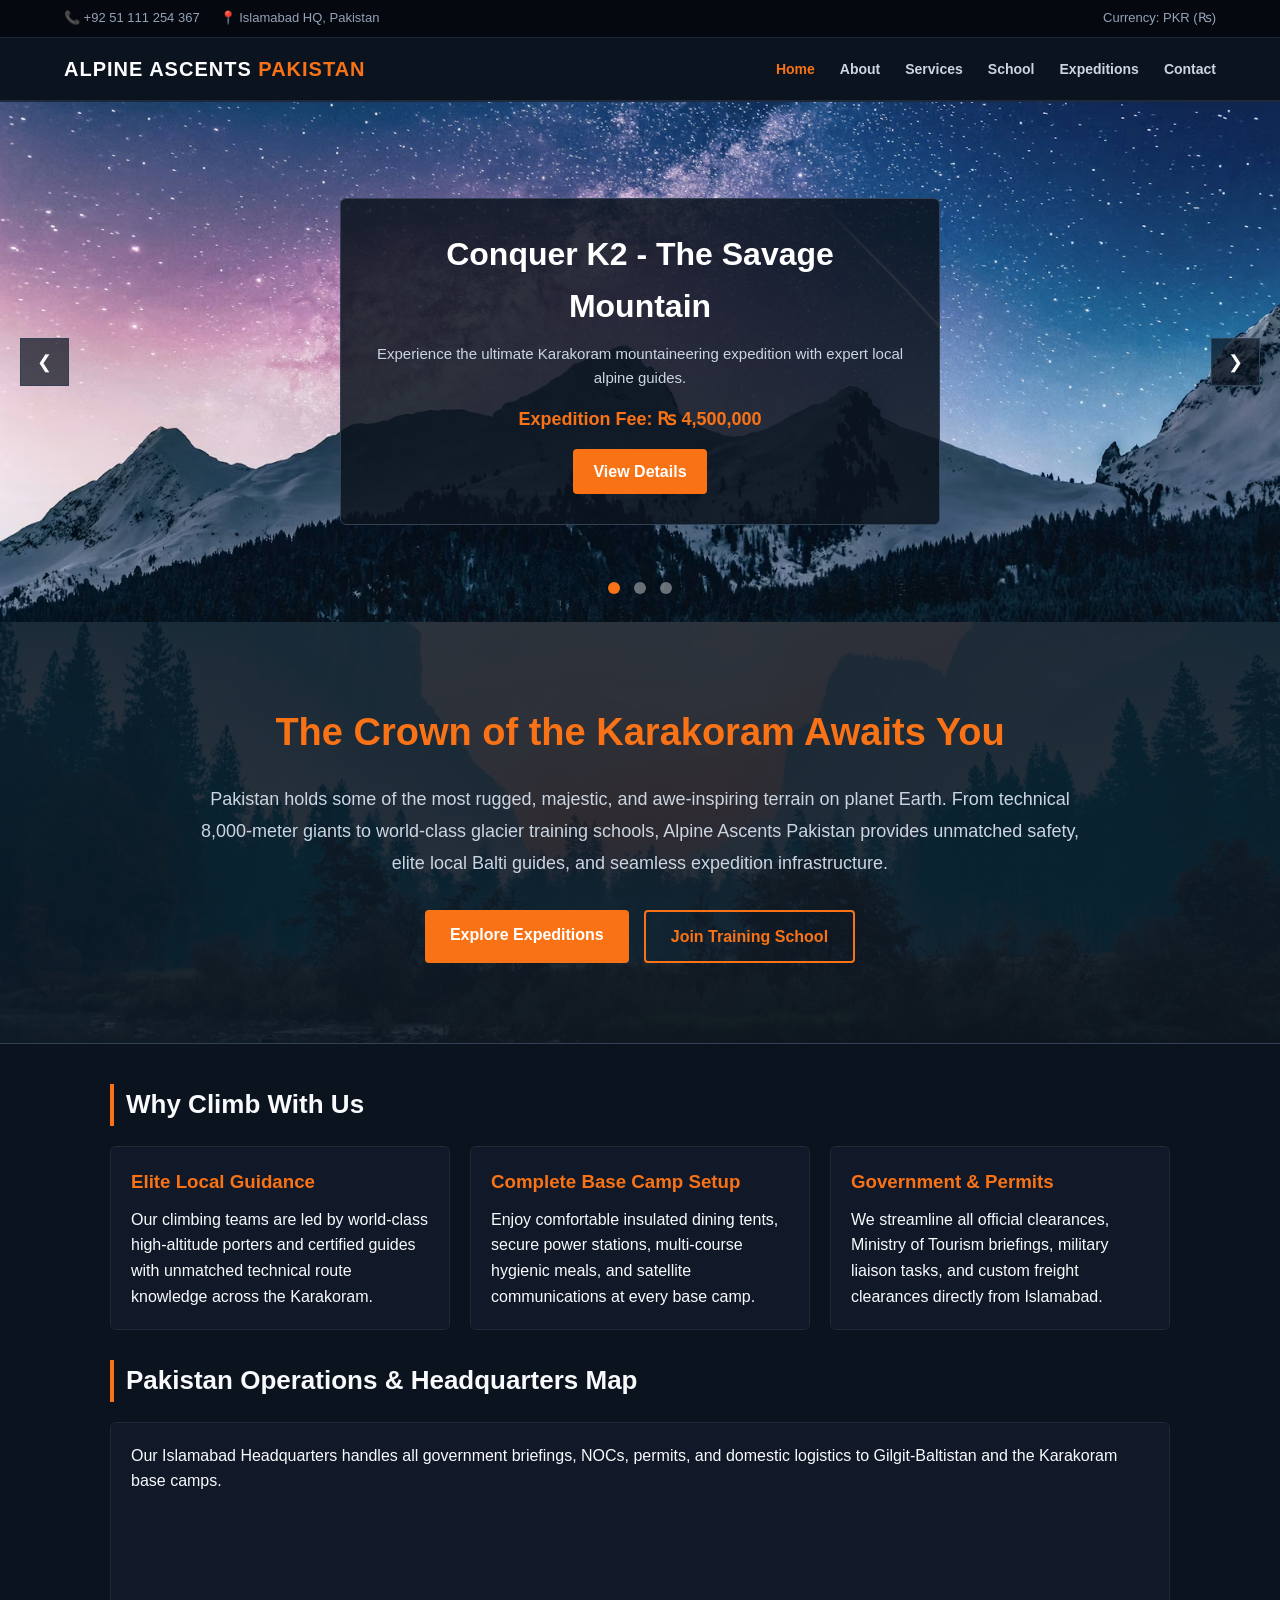
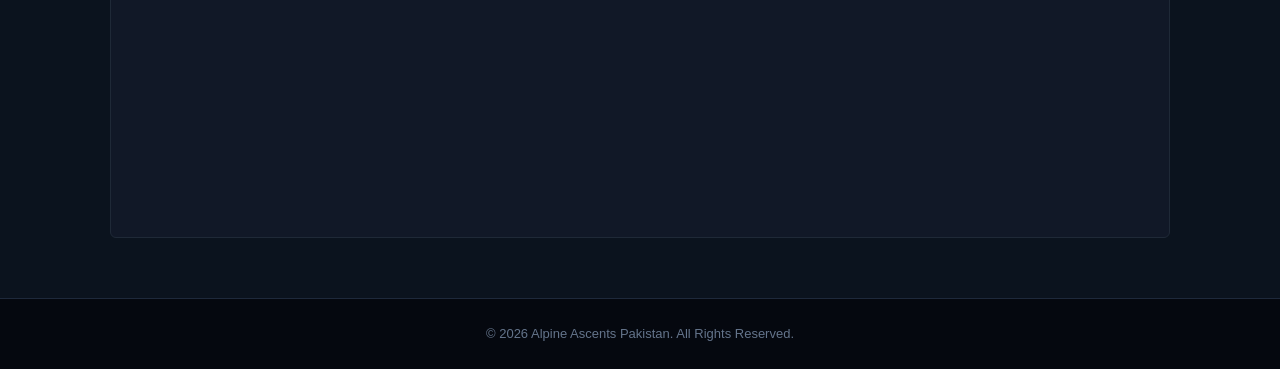
<file: Alpine Ascents/index.html>
<!DOCTYPE html>
<html lang="en">
<head>
    <meta charset="UTF-8">
    <title>Alpine Ascents Pakistan - Home</title>
    <link rel="stylesheet" href="css/style.css">
    <script src="https://code.jquery.com/jquery-3.6.0.min.js"></script>
</head>
<body>

    <div class="top-bar">
        <div><span>📞 +92 51 111 254 367</span><span>📍 Islamabad HQ, Pakistan</span></div>
        <div>Currency: PKR (₨)</div>
    </div>

    <header>
        <div class="logo">Alpine Ascents <span>Pakistan</span></div>
        <nav>
            <ul>
                <li><a href="index.html" class="active">Home</a></li>
                <li><a href="pages/about.html">About</a></li>
                <li><a href="pages/services.html">Services</a></li>
                <li><a href="pages/school.html">School</a></li>
                <li><a href="pages/expidition.html">Expeditions</a></li>
                <li><a href="pages/contact.html">Contact</a></li>
            </ul>
        </nav>
    </header>

    <!--  Carousel  -->
    <div class="carousel-container">
        <div class="carousel-slide active" style="background-image: url('images/photo-1.avif')">
            <div class="carousel-content">
                <h1>Conquer K2 - The Savage Mountain</h1>
                <p>Experience the ultimate Karakoram mountaineering expedition with expert local alpine guides.</p>
                <div class="price">Expedition Fee: ₨ 4,500,000</div>
                <a href="pages/expidition.html" class="btn">View Details</a>
            </div>
        </div>
        <div class="carousel-slide" style="background-image: url('images/photo-2.avif')">
            <div class="carousel-content">
                <h1>Nanga Parbat Ascent</h1>
                <p>Climb the Killer Mountain via the Diamir or Rupal face with elite high-altitude support crews.</p>
                <div class="price">Expedition Fee: ₨ 3,800,000</div>
                <a href="pages/expidition.html" class="btn">View Details</a>
            </div>
        </div>
        <div class="carousel-slide" style="background-image: url('images/photo-3.avif')">
            <div class="carousel-content">
                <h1>Broad Peak 8,051m</h1>
                <p>A premier objective in the Baltoro region ideal for climbers looking to summit their first 8,000m peak.</p>
                <div class="price">Expedition Fee: ₨ 3,200,000</div>
                <a href="pages/expidition.html" class="btn">View Details</a>
            </div>
        </div>

        <button class="carousel-btn prev-btn">&#10094;</button>
        <button class="carousel-btn next-btn">&#10095;</button>
        
        <div class="carousel-dots">
            <span class="dot active" data-slide="0"></span>
            <span class="dot" data-slide="1"></span>
            <span class="dot" data-slide="2"></span>
        </div>
    </div>

    <div class="hero-section" style="position: relative; background: linear-gradient(rgba(11, 19, 30, 0.85), rgba(11, 19, 30, 0.85)), url('images/photo-4.avif') center/cover no-repeat; padding: 80px 20px; text-align: center; color: #fff; border-bottom: 1px solid #334155;">
        <div style="max-width: 900px; margin: 0 auto;">
            <h1 style="font-size: 38px; color: #f97316; margin-bottom: 20px; font-weight: 700;">The Crown of the Karakoram Awaits You</h1>
            <p style="font-size: 18px; color: #cbd5e1; line-height: 1.8; margin-bottom: 30px;">Pakistan holds some of the most rugged, majestic, and awe-inspiring terrain on planet Earth. From technical 8,000-meter giants to world-class glacier training schools, Alpine Ascents Pakistan provides unmatched safety, elite local Balti guides, and seamless expedition infrastructure.</p>
            <div style="display: flex; justify-content: center; gap: 15px; flex-wrap: wrap;">
                <a href="pages/expidition.html" class="btn" style="padding: 12px 25px; font-size: 16px;">Explore Expeditions</a>
                <a href="pages/school.html" class="btn" style="background: transparent; border: 2px solid #f97316; color: #f97316; padding: 12px 25px; font-size: 16px;">Join Training School</a>
            </div>
        </div>
    </div>

    <div class="container">
        <h2 class="section-title">Why Climb With Us</h2>
        <div class="grid" style="margin-bottom: 30px;">
            <div class="card">
                <h3>Elite Local Guidance</h3>
                <p>Our climbing teams are led by world-class high-altitude porters and certified guides with unmatched technical route knowledge across the Karakoram.</p>
            </div>
            <div class="card">
                <h3>Complete Base Camp Setup</h3>
                <p>Enjoy comfortable insulated dining tents, secure power stations, multi-course hygienic meals, and satellite communications at every base camp.</p>
            </div>
            <div class="card">
                <h3>Government & Permits</h3>
                <p>We streamline all official clearances, Ministry of Tourism briefings, military liaison tasks, and custom freight clearances directly from Islamabad.</p>
            </div>
        </div>

        <!-- Headquarters Map Section -->
        <h2 class="section-title">Pakistan Operations & Headquarters Map</h2>
        <div class="card">
            <p>Our Islamabad Headquarters handles all government briefings, NOCs, permits, and domestic logistics to Gilgit-Baltistan and the Karakoram base camps.</p>
            <div style="margin-top: 15px;">
                <iframe width="100%" height="300" frameborder="0" scrolling="no" marginheight="0" marginwidth="0" src="https://maps.google.com/maps?q=Islamabad,%20Pakistan&t=&z=11&ie=UTF8&iwloc=&output=embed" style="border:0; border-radius: 4px;"></iframe>
            </div>
        </div>
    </div>

    <footer>
        <p>&copy; 2026 Alpine Ascents Pakistan. All Rights Reserved.</p>
    </footer>

    <script src="js/script.js"></script>
</body>
</html>
</file>
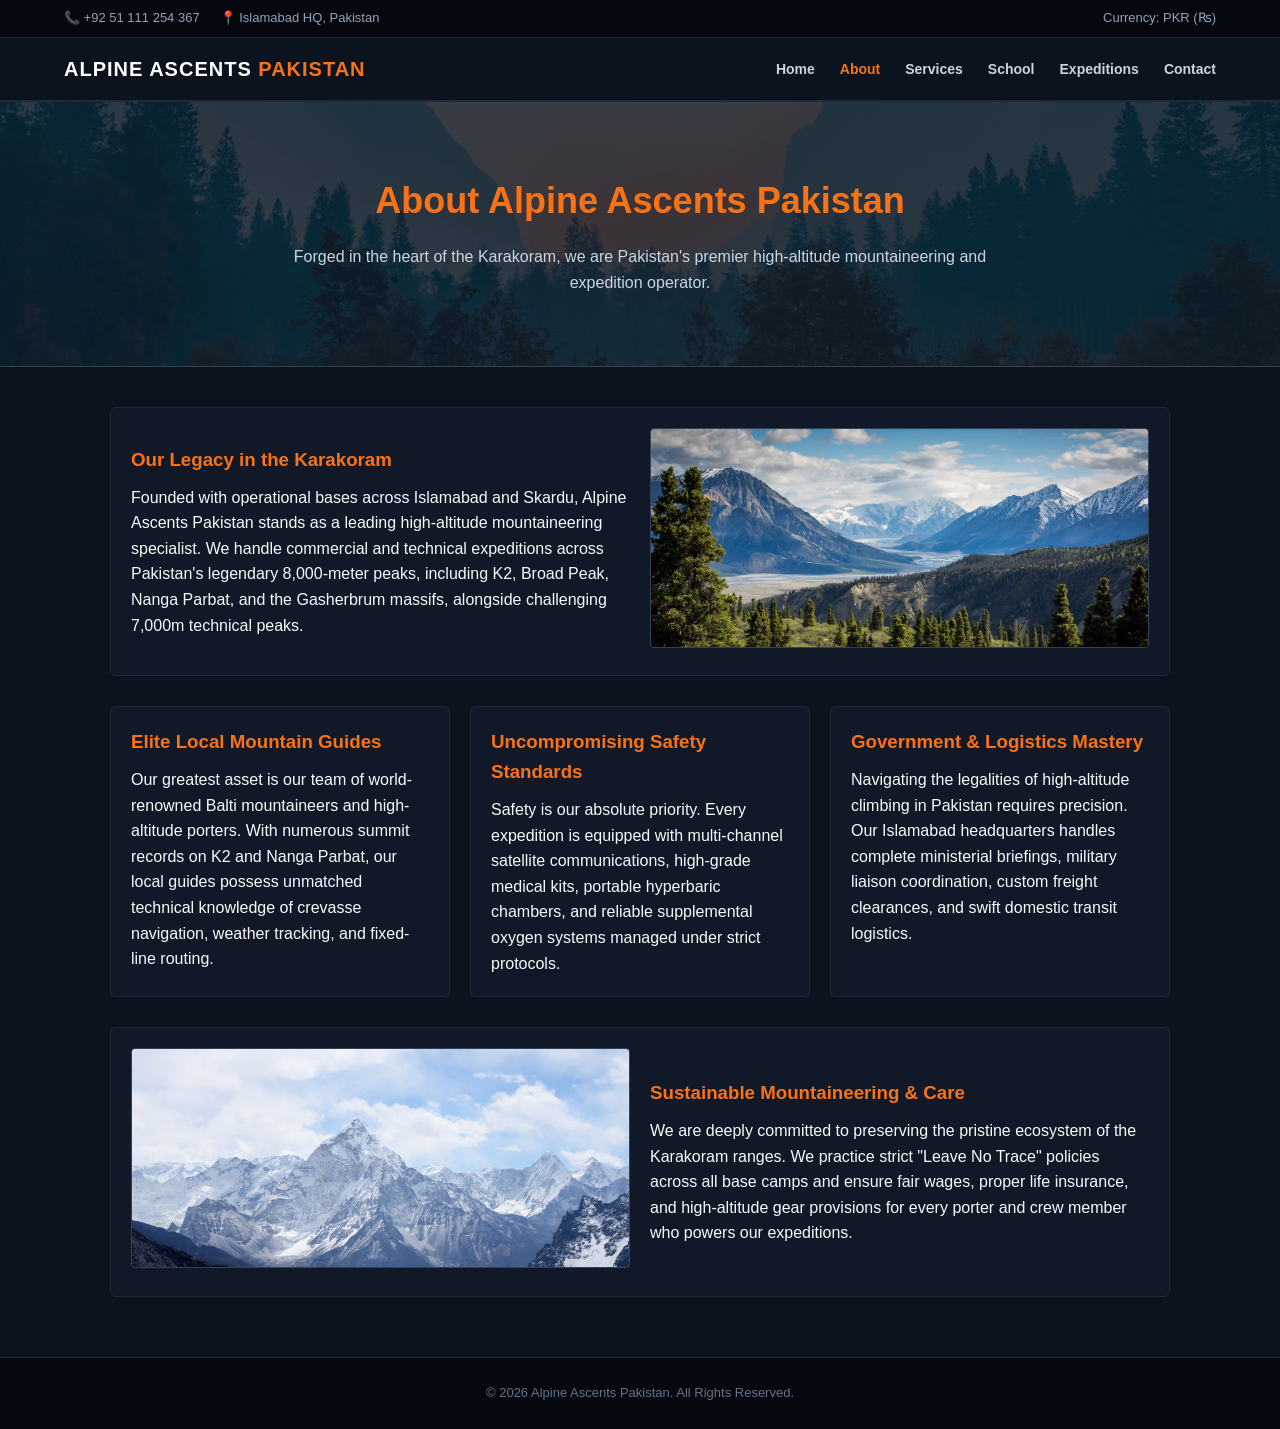
<file: Alpine Ascents/pages/about.html>
<!DOCTYPE html>
<html lang="en">
<head>
    <meta charset="UTF-8">
    <title>About Us - Alpine Ascents Pakistan</title>
    <link rel="stylesheet" href="../css/style.css">
</head>
<body>

    <div class="top-bar">
        <div><span>📞 +92 51 111 254 367</span><span>📍 Islamabad HQ, Pakistan</span></div>
        <div>Currency: PKR (₨)</div>
    </div>

    <header>
        <div class="logo">Alpine Ascents <span>Pakistan</span></div>
        <nav>
            <ul>
                <li><a href="../index.html">Home</a></li>
                <li><a href="about.html" class="active">About</a></li>
                <li><a href="services.html">Services</a></li>
                <li><a href="school.html">School</a></li>
                <li><a href="expidition.html">Expeditions</a></li>
                <li><a href="contact.html">Contact</a></li>
            </ul>
        </nav>
    </header>

    <div style="background: linear-gradient(rgba(11, 19, 30, 0.8), rgba(11, 19, 30, 0.8)), url('../images/photo-4.avif') center/cover no-repeat; padding: 70px 20px; text-align: center; color: #fff; border-bottom: 1px solid #334155;">
        <h1 style="font-size: 36px; color: #f97316; margin-bottom: 15px;">About Alpine Ascents Pakistan</h1>
        <p style="font-size: 16px; color: #cbd5e1; max-width: 700px; margin: 0 auto; line-height: 1.6;">Forged in the heart of the Karakoram, we are Pakistan's premier high-altitude mountaineering and expedition operator.</p>
    </div>

    <div class="container" style="margin-top: 40px;">
        
        <div class="card" style="margin-bottom: 30px; display: grid; grid-template-columns: 1fr 1fr; gap: 20px; align-items: center;">
            <div>
                <h3 style="color: #f97316; margin-bottom: 10px;">Our Legacy in the Karakoram</h3>
                <p>Founded with operational bases across Islamabad and Skardu, Alpine Ascents Pakistan stands as a leading high-altitude mountaineering specialist. We handle commercial and technical expeditions across Pakistan's legendary 8,000-meter peaks, including K2, Broad Peak, Nanga Parbat, and the Gasherbrum massifs, alongside challenging 7,000m technical peaks.</p>
            </div>
            <div>
                <img src="../images/photo-2.avif" alt="Karakoram Range" style="width: 100%; height: 220px; object-fit: cover; border-radius: 4px; border: 1px solid #334155;">
            </div>
        </div>

        <div class="grid">
            <div class="card">
                <h3>Elite Local Mountain Guides</h3>
                <p>Our greatest asset is our team of world-renowned Balti mountaineers and high-altitude porters. With numerous summit records on K2 and Nanga Parbat, our local guides possess unmatched technical knowledge of crevasse navigation, weather tracking, and fixed-line routing.</p>
            </div>
            <div class="card">
                <h3>Uncompromising Safety Standards</h3>
                <p>Safety is our absolute priority. Every expedition is equipped with multi-channel satellite communications, high-grade medical kits, portable hyperbaric chambers, and reliable supplemental oxygen systems managed under strict protocols.</p>
            </div>
            <div class="card">
                <h3>Government & Logistics Mastery</h3>
                <p>Navigating the legalities of high-altitude climbing in Pakistan requires precision. Our Islamabad headquarters handles complete ministerial briefings, military liaison coordination, custom freight clearances, and swift domestic transit logistics.</p>
            </div>
        </div>

        <div class="card" style="margin-top: 30px; display: grid; grid-template-columns: 1fr 1fr; gap: 20px; align-items: center;">
            <div>
                <img src="../images/photo-3.avif" alt="Base Camp Life" style="width: 100%; height: 220px; object-fit: cover; border-radius: 4px; border: 1px solid #334155;">
            </div>
            <div>
                <h3 style="color: #f97316; margin-bottom: 10px;">Sustainable Mountaineering & Care</h3>
                <p>We are deeply committed to preserving the pristine ecosystem of the Karakoram ranges. We practice strict "Leave No Trace" policies across all base camps and ensure fair wages, proper life insurance, and high-altitude gear provisions for every porter and crew member who powers our expeditions.</p>
            </div>
        </div>
    </div>

    <footer>
        <p>&copy; 2026 Alpine Ascents Pakistan. All Rights Reserved.</p>
    </footer>

</body>
</html>
</file>
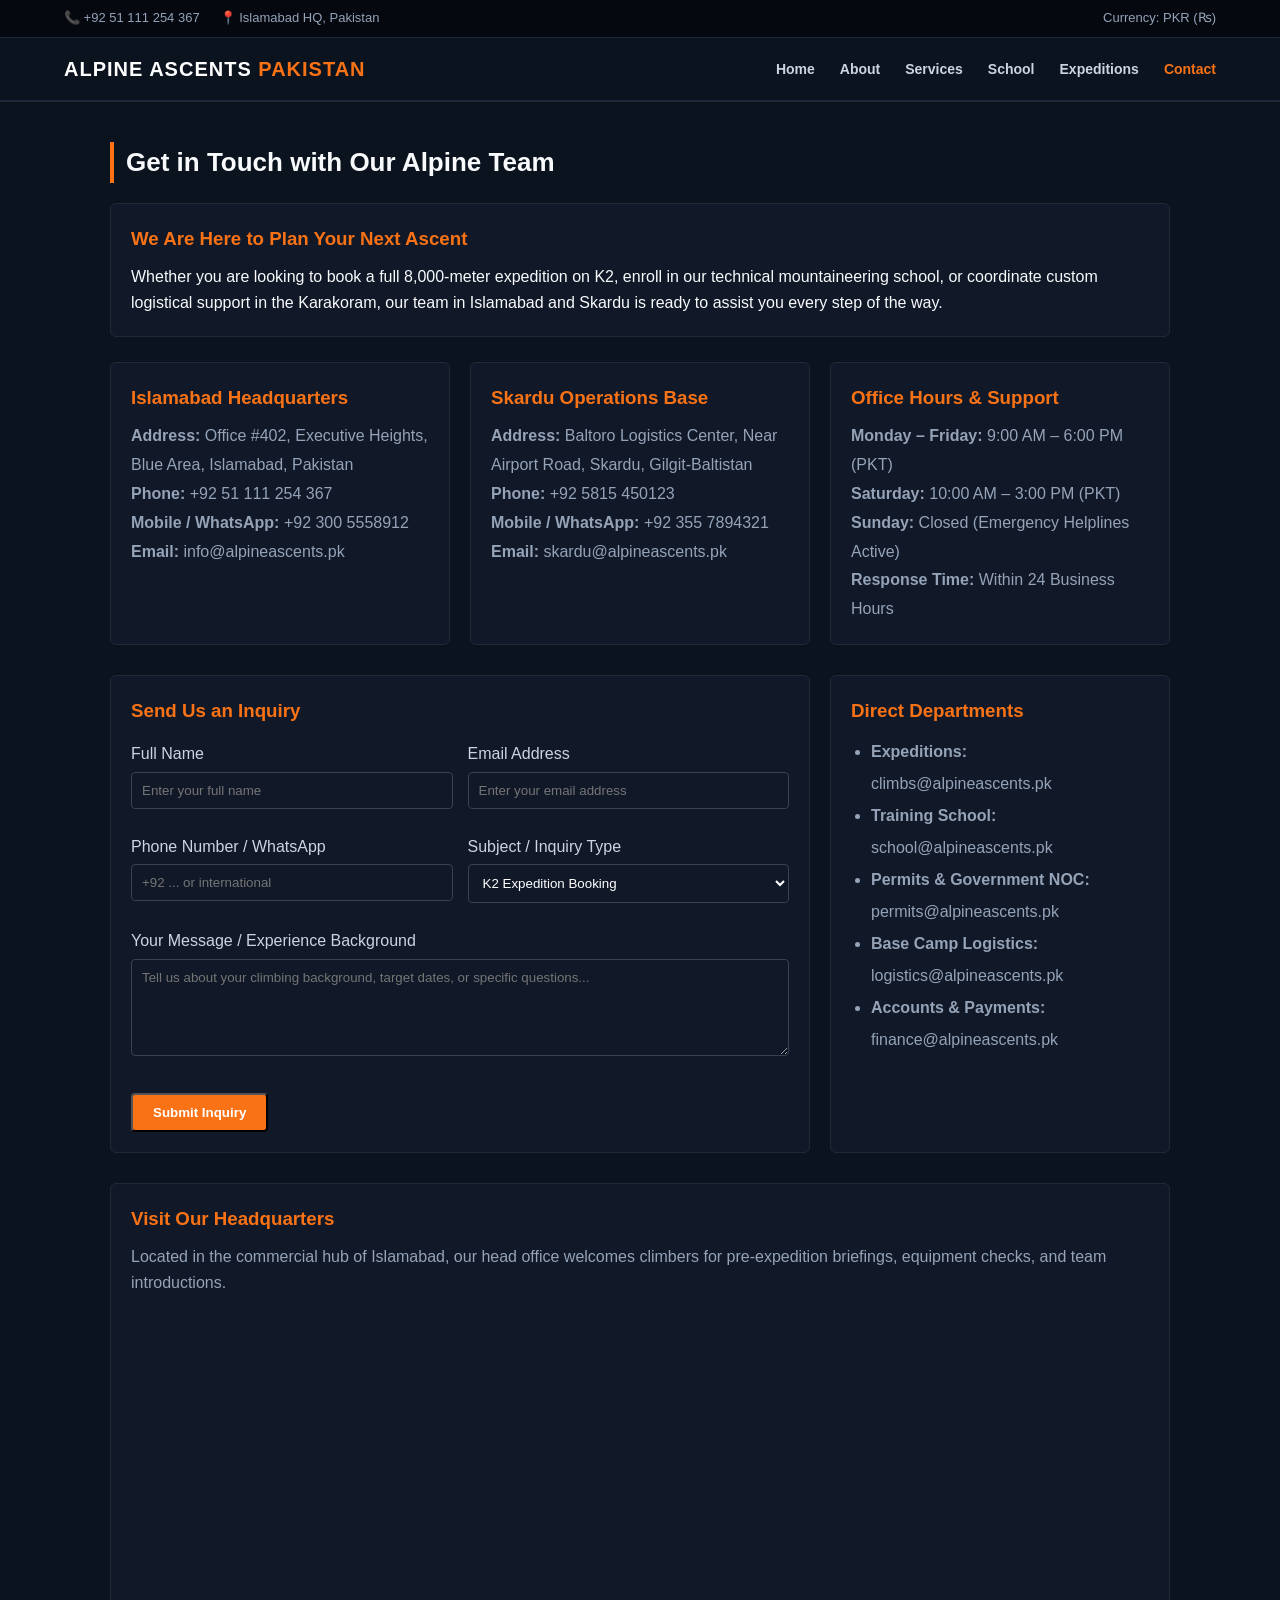
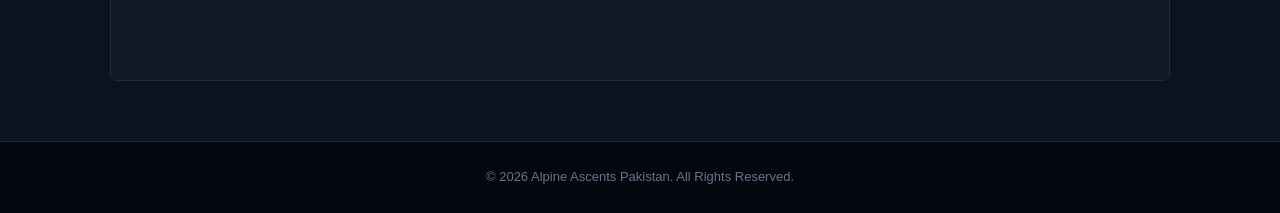
<file: Alpine Ascents/pages/contact.html>
<!DOCTYPE html>
<html lang="en">
<head>
    <meta charset="UTF-8">
    <title>Contact Us - Alpine Ascents Pakistan</title>
    <link rel="stylesheet" href="../css/style.css">
</head>
<body>

    <div class="top-bar">
        <div><span>📞 +92 51 111 254 367</span><span>📍 Islamabad HQ, Pakistan</span></div>
        <div>Currency: PKR (₨)</div>
    </div>

    <header>
        <div class="logo">Alpine Ascents <span>Pakistan</span></div>
        <nav>
            <ul>
                <li><a href="../index.html">Home</a></li>
                <li><a href="about.html">About</a></li>
                <li><a href="services.html">Services</a></li>
                <li><a href="school.html">School</a></li>
                <li><a href="expidition.html">Expeditions</a></li>
                <li><a href="contact.html" class="active">Contact</a></li>
            </ul>
        </nav>
    </header>

    <div class="container">
        <h2 class="section-title">Get in Touch with Our Alpine Team</h2>
        
        <div class="card" style="margin-bottom: 25px;">
            <h3>We Are Here to Plan Your Next Ascent</h3>
            <p>Whether you are looking to book a full 8,000-meter expedition on K2, enroll in our technical mountaineering school, or coordinate custom logistical support in the Karakoram, our team in Islamabad and Skardu is ready to assist you every step of the way.</p>
        </div>

        <div class="grid" style="margin-bottom: 30px;">
            <div class="card">
                <h3>Islamabad Headquarters</h3>
                <p style="color: #94a3b8; line-height: 1.8;">
                    <strong>Address:</strong> Office #402, Executive Heights, Blue Area, Islamabad, Pakistan<br>
                    <strong>Phone:</strong> +92 51 111 254 367<br>
                    <strong>Mobile / WhatsApp:</strong> +92 300 5558912<br>
                    <strong>Email:</strong> info@alpineascents.pk
                </p>
            </div>
            <div class="card">
                <h3>Skardu Operations Base</h3>
                <p style="color: #94a3b8; line-height: 1.8;">
                    <strong>Address:</strong> Baltoro Logistics Center, Near Airport Road, Skardu, Gilgit-Baltistan<br>
                    <strong>Phone:</strong> +92 5815 450123<br>
                    <strong>Mobile / WhatsApp:</strong> +92 355 7894321<br>
                    <strong>Email:</strong> skardu@alpineascents.pk
                </p>
            </div>
            <div class="card">
                <h3>Office Hours & Support</h3>
                <p style="color: #94a3b8; line-height: 1.8;">
                    <strong>Monday – Friday:</strong> 9:00 AM – 6:00 PM (PKT)<br>
                    <strong>Saturday:</strong> 10:00 AM – 3:00 PM (PKT)<br>
                    <strong>Sunday:</strong> Closed (Emergency Helplines Active)<br>
                    <strong>Response Time:</strong> Within 24 Business Hours
                </p>
            </div>
        </div>

        <div class="grid">
            <!-- Contact Form -->
            <div class="card" style="grid-column: span 2;">
                <h3>Send Us an Inquiry</h3>
                <form style="margin-top: 15px;">
                    <div style="display: grid; grid-template-columns: 1fr 1fr; gap: 15px;">
                        <div>
                            <label style="display: block; margin-bottom: 5px; color: #cbd5e1;">Full Name</label>
                            <input type="text" placeholder="Enter your full name" required>
                        </div>
                        <div>
                            <label style="display: block; margin-bottom: 5px; color: #cbd5e1;">Email Address</label>
                            <input type="email" placeholder="Enter your email address" required>
                        </div>
                    </div>
                    
                    <div style="display: grid; grid-template-columns: 1fr 1fr; gap: 15px; margin-top: 10px;">
                        <div>
                            <label style="display: block; margin-bottom: 5px; color: #cbd5e1;">Phone Number / WhatsApp</label>
                            <input type="text" placeholder="+92 ... or international" required>
                        </div>
                        <div>
                            <label style="display: block; margin-bottom: 5px; color: #cbd5e1;">Subject / Inquiry Type</label>
                            <select style="width: 100%; padding: 10px; background: #111827; border: 1px solid #374151; color: #fff; border-radius: 4px;">
                                <option>K2 Expedition Booking</option>
                                <option>Broad Peak / Gasherbrum Inquiry</option>
                                <option>Mountaineering School Enrollment</option>
                                <option>Custom Trekking / Logistics</option>
                                <option>General Information</option>
                            </select>
                        </div>
                    </div>

                    <div style="margin-top: 10px;">
                        <label style="display: block; margin-bottom: 5px; color: #cbd5e1;">Your Message / Experience Background</label>
                        <textarea rows="5" placeholder="Tell us about your climbing background, target dates, or specific questions..." required></textarea>
                    </div>

                    <button type="submit" class="btn" style="margin-top: 15px; cursor: pointer;">Submit Inquiry</button>
                </form>
            </div>

            <!-- Quick Department Emails -->
            <div class="card">
                <h3>Direct Departments</h3>
                <ul style="margin-left: 20px; color: #94a3b8; margin-top: 10px; line-height: 2;">
                    <li><strong>Expeditions:</strong> climbs@alpineascents.pk</li>
                    <li><strong>Training School:</strong> school@alpineascents.pk</li>
                    <li><strong>Permits & Government NOC:</strong> permits@alpineascents.pk</li>
                    <li><strong>Base Camp Logistics:</strong> logistics@alpineascents.pk</li>
                    <li><strong>Accounts & Payments:</strong> finance@alpineascents.pk</li>
                </ul>
            </div>
        </div>

        <!-- Google Map Section -->
        <div class="card" style="margin-top: 30px;">
            <h3>Visit Our Headquarters</h3>
            <p style="margin-bottom: 15px; color: #94a3b8;">Located in the commercial hub of Islamabad, our head office welcomes climbers for pre-expedition briefings, equipment checks, and team introductions.</p>
            <div style="width: 100%; height: 350px;">
                <iframe width="100%" height="350" frameborder="0" scrolling="no" marginheight="0" marginwidth="0" src="https://maps.google.com/maps?q=Islamabad,%20Pakistan&t=&z=12&ie=UTF8&iwloc=&output=embed" style="border:0; border-radius: 4px;"></iframe>
            </div>
        </div>
    </div>

    <footer>
        <p>&copy; 2026 Alpine Ascents Pakistan. All Rights Reserved.</p>
    </footer>

</body>
</html>
</file>
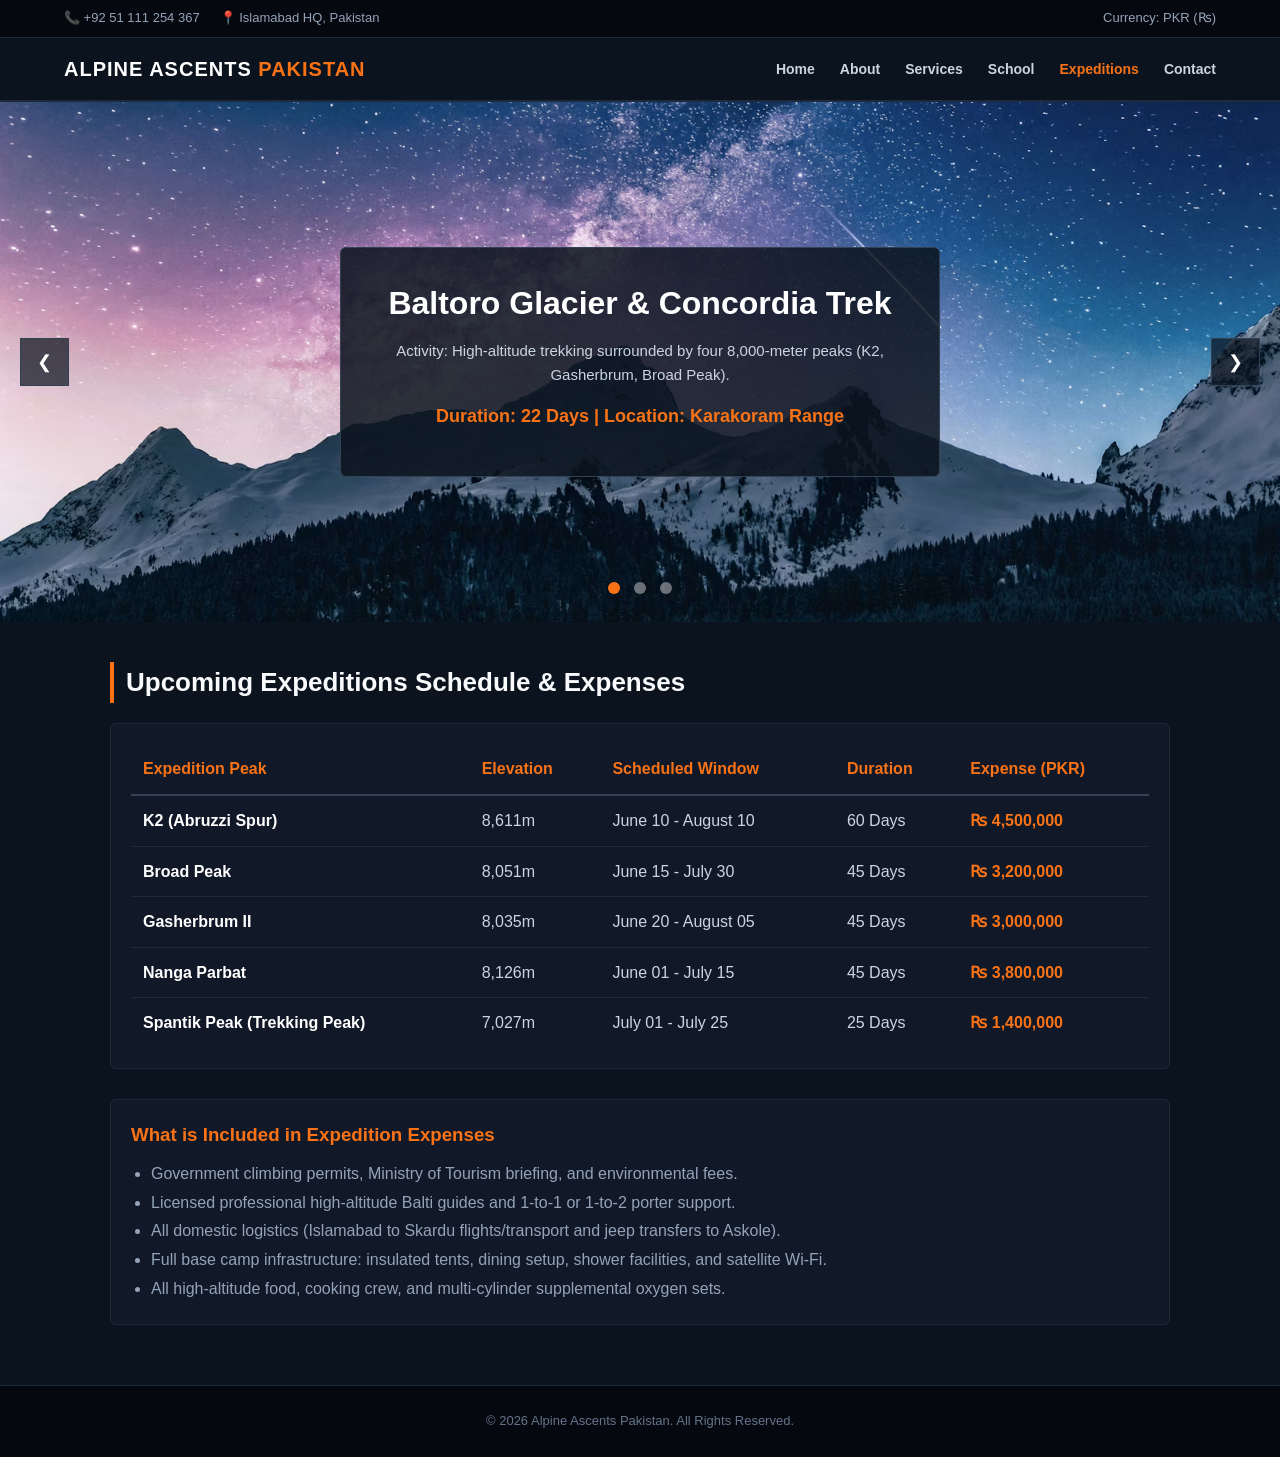
<file: Alpine Ascents/pages/expidition.html>
<!DOCTYPE html>
<html lang="en">
<head>
    <meta charset="UTF-8">
    <title>Expeditions - Alpine Ascents Pakistan</title>
    <link rel="stylesheet" href="../css/style.css">
    <script src="https://code.jquery.com/jquery-3.6.0.min.js"></script>
</head>
<body>

    <div class="top-bar">
        <div><span>📞 +92 51 111 254 367</span><span>📍 Islamabad HQ, Pakistan</span></div>
        <div>Currency: PKR (₨)</div>
    </div>

    <header>
        <div class="logo">Alpine Ascents <span>Pakistan</span></div>
        <nav>
            <ul>
                <li><a href="../index.html">Home</a></li>
                <li><a href="about.html">About</a></li>
                <li><a href="services.html">Services</a></li>
                <li><a href="school.html">School</a></li>
                <li><a href="expidition.html" class="active">Expeditions</a></li>
                <li><a href="contact.html">Contact</a></li>
            </ul>
        </nav>
    </header>

    <!-- Expedition Carousel -->
    <div class="carousel-container">
        <div class="carousel-slide active" style="background-image: url('../images/photo-1.avif')">
            <div class="carousel-content">
                <h1>Baltoro Glacier & Concordia Trek</h1>
                <p>Activity: High-altitude trekking surrounded by four 8,000-meter peaks (K2, Gasherbrum, Broad Peak).</p>
                <div class="price">Duration: 22 Days | Location: Karakoram Range</div>
            </div>
        </div>
        <div class="carousel-slide" style="background-image: url('../images/photo-2.avif')">
            <div class="carousel-content">
                <h1>K2 Abruzzi Spur Summit Push</h1>
                <p>Activity: Technical rock and ice climbing, fixed-line navigation, and high-altitude oxygen use.</p>
                <div class="price">Duration: 60 Days | Location: K2 Base Camp / Camp 4</div>
            </div>
        </div>
        <div class="carousel-slide" style="background-image: url('../images/photo-3.avif')">
            <div class="carousel-content">
                <h1>Nanga Parbat Diamir Face</h1>
                <p>Activity: Alpine style climbing and glacier traversal on the world's ninth-highest mountain.</p>
                <div class="price">Duration: 45 Days | Location: Diamir Valley</div>
            </div>
        </div>

        <!-- Carousel Controls -->
        <button class="carousel-btn prev-btn">&#10094;</button>
        <button class="carousel-btn next-btn">&#10095;</button>

        <!-- Carousel Dots -->
        <div class="carousel-dots">
            <span class="dot active" data-slide="0"></span>
            <span class="dot" data-slide="1"></span>
            <span class="dot" data-slide="2"></span>
        </div>
    </div>

    <div class="container">
        <h2 class="section-title">Upcoming Expeditions Schedule & Expenses</h2>
        
        <div class="card" style="overflow-x: auto; margin-bottom: 30px;">
            <table style="width: 100%; border-collapse: collapse; text-align: left; color: #cbd5e1;">
                <thead>
                    <tr style="border-bottom: 2px solid #334155; color: #f97316;">
                        <th style="padding: 12px;">Expedition Peak</th>
                        <th style="padding: 12px;">Elevation</th>
                        <th style="padding: 12px;">Scheduled Window</th>
                        <th style="padding: 12px;">Duration</th>
                        <th style="padding: 12px;">Expense (PKR)</th>
                    </tr>
                </thead>
                <tbody>
                    <tr style="border-bottom: 1px solid #1e293b;">
                        <td style="padding: 12px; font-weight: bold; color: #fff;">K2 (Abruzzi Spur)</td>
                        <td style="padding: 12px;">8,611m</td>
                        <td style="padding: 12px;">June 10 - August 10</td>
                        <td style="padding: 12px;">60 Days</td>
                        <td style="padding: 12px; color: #f97316; font-weight: bold;">₨ 4,500,000</td>
                    </tr>
                    <tr style="border-bottom: 1px solid #1e293b;">
                        <td style="padding: 12px; font-weight: bold; color: #fff;">Broad Peak</td>
                        <td style="padding: 12px;">8,051m</td>
                        <td style="padding: 12px;">June 15 - July 30</td>
                        <td style="padding: 12px;">45 Days</td>
                        <td style="padding: 12px; color: #f97316; font-weight: bold;">₨ 3,200,000</td>
                    </tr>
                    <tr style="border-bottom: 1px solid #1e293b;">
                        <td style="padding: 12px; font-weight: bold; color: #fff;">Gasherbrum II</td>
                        <td style="padding: 12px;">8,035m</td>
                        <td style="padding: 12px;">June 20 - August 05</td>
                        <td style="padding: 12px;">45 Days</td>
                        <td style="padding: 12px; color: #f97316; font-weight: bold;">₨ 3,000,000</td>
                    </tr>
                    <tr style="border-bottom: 1px solid #1e293b;">
                        <td style="padding: 12px; font-weight: bold; color: #fff;">Nanga Parbat</td>
                        <td style="padding: 12px;">8,126m</td>
                        <td style="padding: 12px;">June 01 - July 15</td>
                        <td style="padding: 12px;">45 Days</td>
                        <td style="padding: 12px; color: #f97316; font-weight: bold;">₨ 3,800,000</td>
                    </tr>
                    <tr>
                        <td style="padding: 12px; font-weight: bold; color: #fff;">Spantik Peak (Trekking Peak)</td>
                        <td style="padding: 12px;">7,027m</td>
                        <td style="padding: 12px;">July 01 - July 25</td>
                        <td style="padding: 12px;">25 Days</td>
                        <td style="padding: 12px; color: #f97316; font-weight: bold;">₨ 1,400,000</td>
                    </tr>
                </tbody>
            </table>
        </div>

        <div class="card">
            <h3>What is Included in Expedition Expenses</h3>
            <ul style="margin-left: 20px; color: #94a3b8; margin-top: 10px; line-height: 1.8;">
                <li>Government climbing permits, Ministry of Tourism briefing, and environmental fees.</li>
                <li>Licensed professional high-altitude Balti guides and 1-to-1 or 1-to-2 porter support.</li>
                <li>All domestic logistics (Islamabad to Skardu flights/transport and jeep transfers to Askole).</li>
                <li>Full base camp infrastructure: insulated tents, dining setup, shower facilities, and satellite Wi-Fi.</li>
                <li>All high-altitude food, cooking crew, and multi-cylinder supplemental oxygen sets.</li>
            </ul>
        </div>
    </div>

    <footer>
        <p>&copy; 2026 Alpine Ascents Pakistan. All Rights Reserved.</p>
    </footer>

    <script src="../js/script.js"></script>
</body>
</html>
</file>
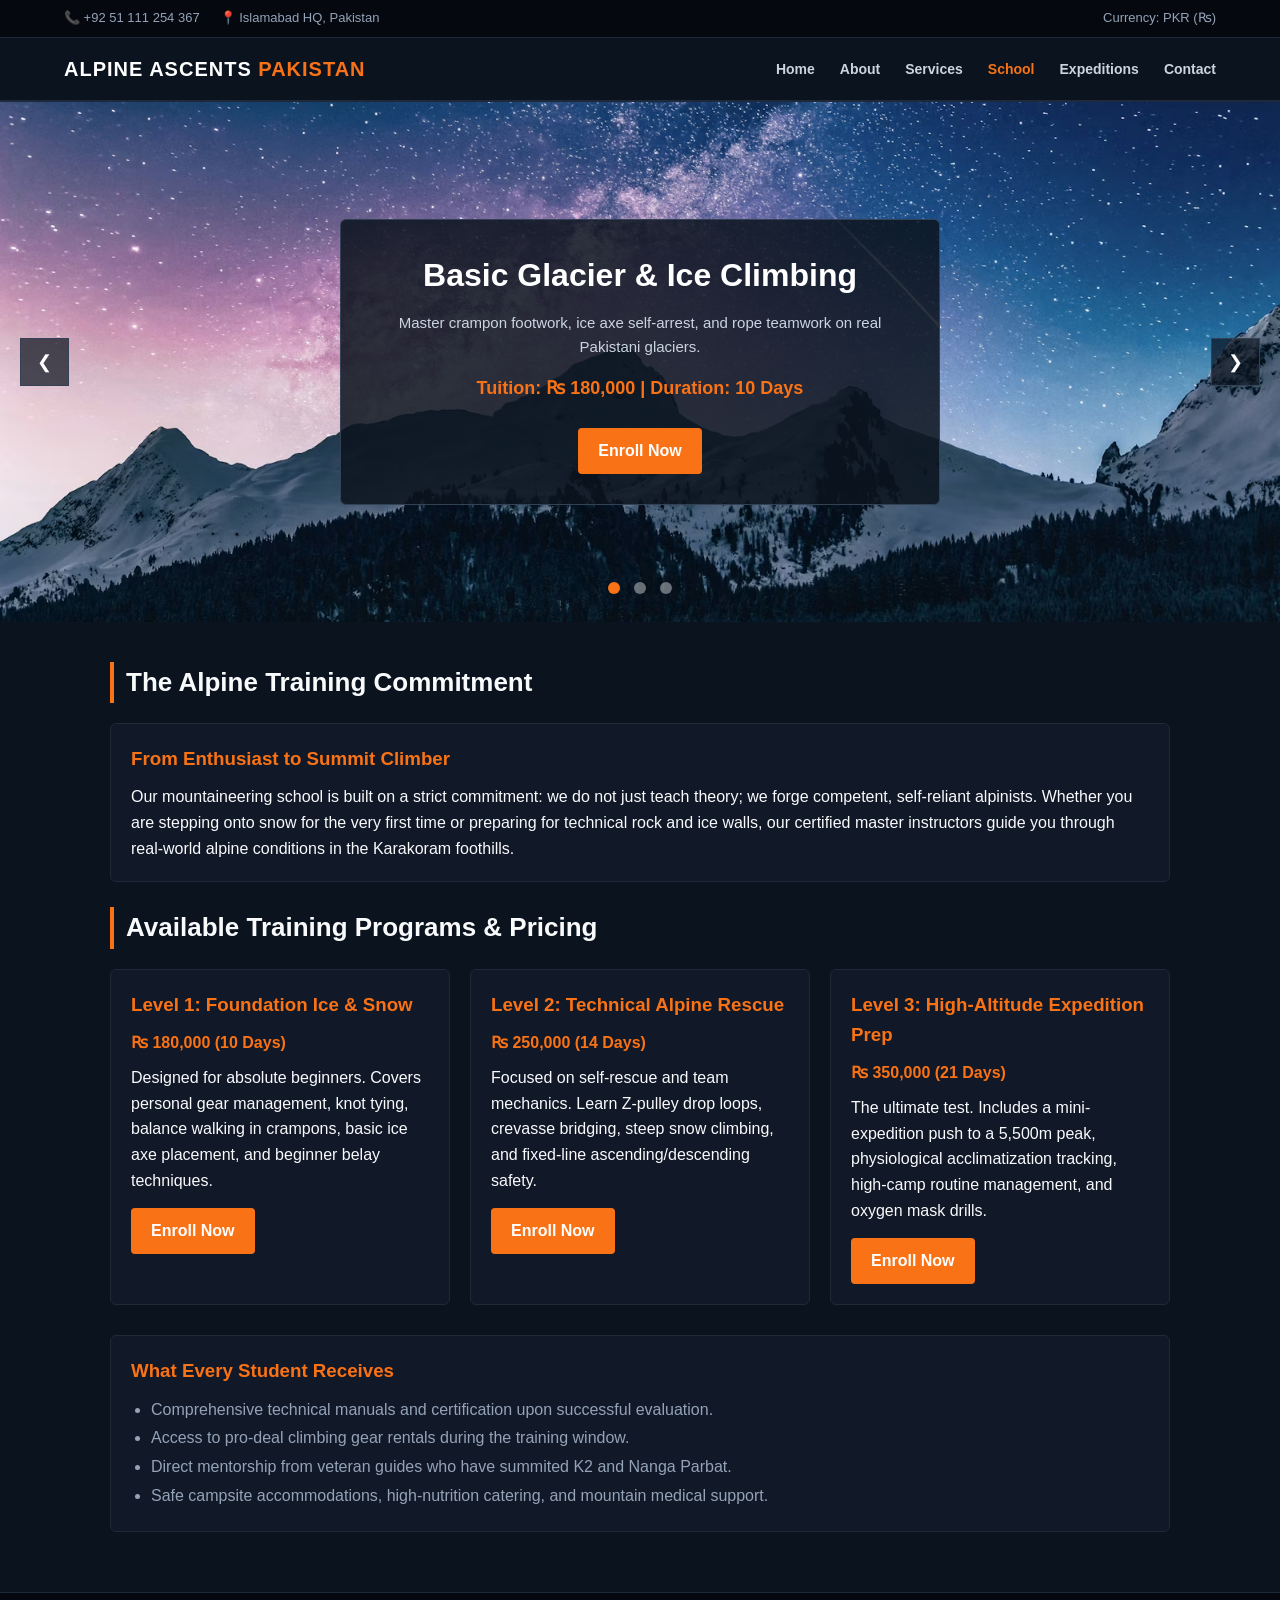
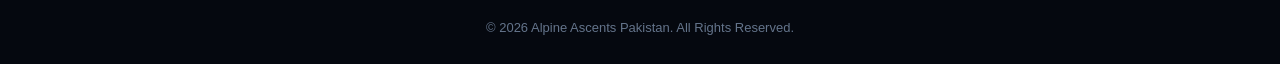
<file: Alpine Ascents/pages/school.html>
<!DOCTYPE html>
<html lang="en">
<head>
    <meta charset="UTF-8">
    <title>Alpine Training School - Alpine Ascents Pakistan</title>
    <link rel="stylesheet" href="../css/style.css">
    <script src="https://code.jquery.com/jquery-3.6.0.min.js"></script>
</head>
<body>

    <div class="top-bar">
        <div><span>📞 +92 51 111 254 367</span><span>📍 Islamabad HQ, Pakistan</span></div>
        <div>Currency: PKR (₨)</div>
    </div>

    <header>
        <div class="logo">Alpine Ascents <span>Pakistan</span></div>
        <nav>
            <ul>
                <li><a href="../index.html">Home</a></li>
                <li><a href="about.html">About</a></li>
                <li><a href="services.html">Services</a></li>
                <li><a href="school.html" class="active">School</a></li>
                <li><a href="expidition.html">Expeditions</a></li>
                <li><a href="contact.html">Contact</a></li>
            </ul>
        </nav>
    </header>

    <div class="carousel-container">
        <div class="carousel-slide active" style="background-image: url('../images/photo-1.avif')">
            <div class="carousel-content">
                <h1>Basic Glacier & Ice Climbing</h1>
                <p>Master crampon footwork, ice axe self-arrest, and rope teamwork on real Pakistani glaciers.</p>
                <div class="price">Tuition: ₨ 180,000 | Duration: 10 Days</div>
                <a href="contact.html" class="btn" style="margin-top: 10px;">Enroll Now</a>
            </div>
        </div>
        <div class="carousel-slide" style="background-image: url('../images/photo-2.avif')">
            <div class="carousel-content">
                <h1>Advanced Crevasse Rescue & Navigation</h1>
                <p>Intensive hands-on training on pulley systems, crevasse hauling, and high-altitude weather reading.</p>
                <div class="price">Tuition: ₨ 250,000 | Duration: 14 Days</div>
                <a href="contact.html" class="btn" style="margin-top: 10px;">Enroll Now</a>
            </div>
        </div>
        <div class="carousel-slide" style="background-image: url('../images/photo-3.avif')">
            <div class="carousel-content">
                <h1>Expedition Readiness Bootcamp</h1>
                <p>The ultimate transition course for trekkers aiming to step foot onto 6,000m and 7,000m peaks.</p>
                <div class="price">Tuition: ₨ 350,000 | Duration: 21 Days</div>
                <a href="contact.html" class="btn" style="margin-top: 10px;">Enroll Now</a>
            </div>
        </div>

        <!-- Carousel Controls -->
        <button class="carousel-btn prev-btn">&#10094;</button>
        <button class="carousel-btn next-btn">&#10095;</button>

        <!-- Carousel Dots -->
        <div class="carousel-dots">
            <span class="dot active" data-slide="0"></span>
            <span class="dot" data-slide="1"></span>
            <span class="dot" data-slide="2"></span>
        </div>
    </div>

    <div class="container">
        <h2 class="section-title">The Alpine Training Commitment</h2>
        
        <div class="card" style="margin-bottom: 25px;">
            <h3>From Enthusiast to Summit Climber</h3>
            <p>Our mountaineering school is built on a strict commitment: we do not just teach theory; we forge competent, self-reliant alpinists. Whether you are stepping onto snow for the very first time or preparing for technical rock and ice walls, our certified master instructors guide you through real-world alpine conditions in the Karakoram foothills.</p>
        </div>

        <h2 class="section-title">Available Training Programs & Pricing</h2>
        
        <div class="grid">
            <div class="card">
                <h3>Level 1: Foundation Ice & Snow</h3>
                <p style="color: #f97316; font-weight: bold; margin-bottom: 10px;">₨ 180,000 (10 Days)</p>
                <p>Designed for absolute beginners. Covers personal gear management, knot tying, balance walking in crampons, basic ice axe placement, and beginner belay techniques.</p>
                <a href="contact.html" class="btn" style="margin-top: 15px; display: inline-block;">Enroll Now</a>
            </div>
            <div class="card">
                <h3>Level 2: Technical Alpine Rescue</h3>
                <p style="color: #f97316; font-weight: bold; margin-bottom: 10px;">₨ 250,000 (14 Days)</p>
                <p>Focused on self-rescue and team mechanics. Learn Z-pulley drop loops, crevasse bridging, steep snow climbing, and fixed-line ascending/descending safety.</p>
                <a href="contact.html" class="btn" style="margin-top: 15px; display: inline-block;">Enroll Now</a>
            </div>
            <div class="card">
                <h3>Level 3: High-Altitude Expedition Prep</h3>
                <p style="color: #f97316; font-weight: bold; margin-bottom: 10px;">₨ 350,000 (21 Days)</p>
                <p>The ultimate test. Includes a mini-expedition push to a 5,500m peak, physiological acclimatization tracking, high-camp routine management, and oxygen mask drills.</p>
                <a href="contact.html" class="btn" style="margin-top: 15px; display: inline-block;">Enroll Now</a>
            </div>
        </div>

        <div class="card" style="margin-top: 30px;">
            <h3>What Every Student Receives</h3>
            <ul style="margin-left: 20px; color: #94a3b8; margin-top: 10px; line-height: 1.8;">
                <li>Comprehensive technical manuals and certification upon successful evaluation.</li>
                <li>Access to pro-deal climbing gear rentals during the training window.</li>
                <li>Direct mentorship from veteran guides who have summited K2 and Nanga Parbat.</li>
                <li>Safe campsite accommodations, high-nutrition catering, and mountain medical support.</li>
            </ul>
        </div>
    </div>

    <footer>
        <p>&copy; 2026 Alpine Ascents Pakistan. All Rights Reserved.</p>
    </footer>

    <script src="../js/script.js"></script>
</body>
</html>
</file>
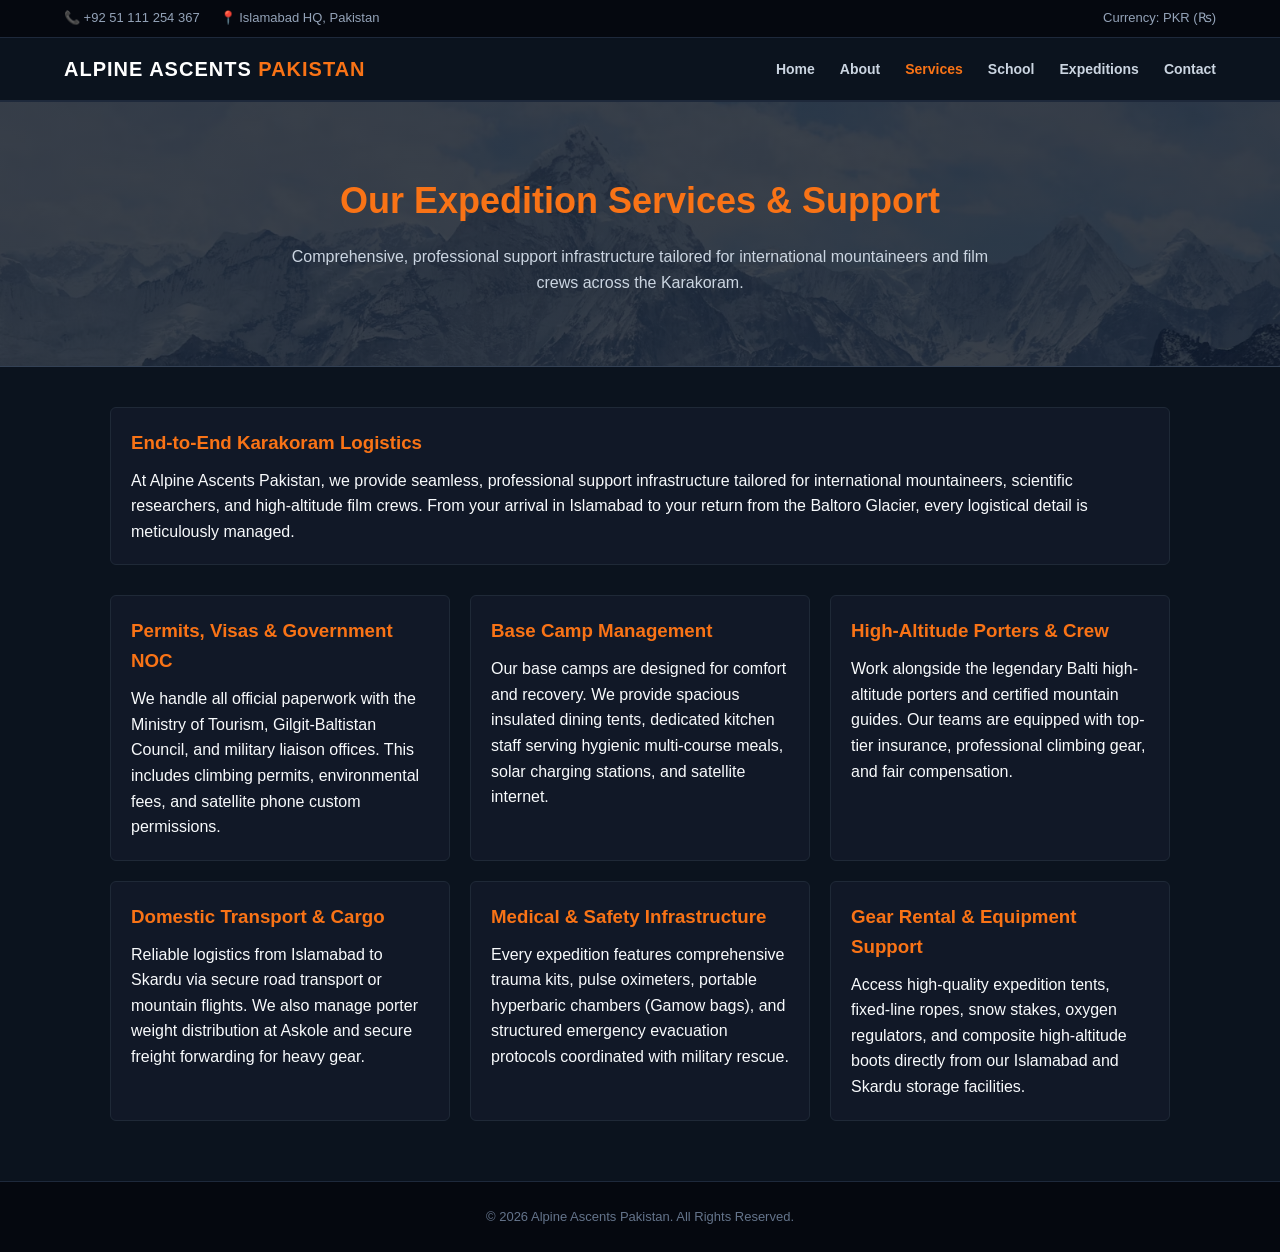
<file: Alpine Ascents/pages/services.html>
<!DOCTYPE html>
<html lang="en">
<head>
    <meta charset="UTF-8">
    <title>Services - Alpine Ascents Pakistan</title>
    <link rel="stylesheet" href="../css/style.css">
</head>
<body>

    <div class="top-bar">
        <div><span>📞 +92 51 111 254 367</span><span>📍 Islamabad HQ, Pakistan</span></div>
        <div>Currency: PKR (₨)</div>
    </div>

    <header>
        <div class="logo">Alpine Ascents <span>Pakistan</span></div>
        <nav>
            <ul>
                <li><a href="../index.html">Home</a></li>
                <li><a href="about.html">About</a></li>
                <li><a href="services.html" class="active">Services</a></li>
                <li><a href="school.html">School</a></li>
                <li><a href="expidition.html">Expeditions</a></li>
                <li><a href="contact.html">Contact</a></li>
            </ul>
        </nav>
    </header>

    <div style="background: linear-gradient(rgba(11, 19, 30, 0.8), rgba(11, 19, 30, 0.8)), url('../images/photo-3.avif') center/cover no-repeat; padding: 70px 20px; text-align: center; color: #fff; border-bottom: 1px solid #334155;">
        <h1 style="font-size: 36px; color: #f97316; margin-bottom: 15px;">Our Expedition Services & Support</h1>
        <p style="font-size: 16px; color: #cbd5e1; max-width: 700px; margin: 0 auto; line-height: 1.6;">Comprehensive, professional support infrastructure tailored for international mountaineers and film crews across the Karakoram.</p>
    </div>

    <div class="container" style="margin-top: 40px;">
        
        <div class="card" style="margin-bottom: 30px;">
            <h3>End-to-End Karakoram Logistics</h3>
            <p>At Alpine Ascents Pakistan, we provide seamless, professional support infrastructure tailored for international mountaineers, scientific researchers, and high-altitude film crews. From your arrival in Islamabad to your return from the Baltoro Glacier, every logistical detail is meticulously managed.</p>
        </div>

        <div class="grid">
            <div class="card">
                <h3>Permits, Visas & Government NOC</h3>
                <p>We handle all official paperwork with the Ministry of Tourism, Gilgit-Baltistan Council, and military liaison offices. This includes climbing permits, environmental fees, and satellite phone custom permissions.</p>
            </div>
            <div class="card">
                <h3>Base Camp Management</h3>
                <p>Our base camps are designed for comfort and recovery. We provide spacious insulated dining tents, dedicated kitchen staff serving hygienic multi-course meals, solar charging stations, and satellite internet.</p>
            </div>
            <div class="card">
                <h3>High-Altitude Porters & Crew</h3>
                <p>Work alongside the legendary Balti high-altitude porters and certified mountain guides. Our teams are equipped with top-tier insurance, professional climbing gear, and fair compensation.</p>
            </div>
            <div class="card">
                <h3>Domestic Transport & Cargo</h3>
                <p>Reliable logistics from Islamabad to Skardu via secure road transport or mountain flights. We also manage porter weight distribution at Askole and secure freight forwarding for heavy gear.</p>
            </div>
            <div class="card">
                <h3>Medical & Safety Infrastructure</h3>
                <p>Every expedition features comprehensive trauma kits, pulse oximeters, portable hyperbaric chambers (Gamow bags), and structured emergency evacuation protocols coordinated with military rescue.</p>
            </div>
            <div class="card">
                <h3>Gear Rental & Equipment Support</h3>
                <p>Access high-quality expedition tents, fixed-line ropes, snow stakes, oxygen regulators, and composite high-altitude boots directly from our Islamabad and Skardu storage facilities.</p>
            </div>
        </div>
    </div>

    <footer>
        <p>&copy; 2026 Alpine Ascents Pakistan. All Rights Reserved.</p>
    </footer>

</body>
</html>
</file>
<file: Alpine Ascents/css/style.css>
* {
    margin: 0;
    padding: 0;
    box-sizing: border-box;
    font-family: Arial, sans-serif;
}

body {
    background-color: #0b131e;
    color: #f8fafc;
    line-height: 1.6;
}

.top-bar {
    background: #05080f;
    color: #94a3b8;
    font-size: 13px;
    padding: 8px 5%;
    display: flex;
    justify-content: space-between;
    border-bottom: 1px solid #1e293b;
}

.top-bar span {
    margin-right: 20px;
}

header {
    background: #0b131e;
    display: flex;
    justify-content: space-between;
    align-items: center;
    padding: 15px 5%;
    border-bottom: 2px solid #1e293b;
    position: sticky;
    top: 0;
    z-index: 1000;
}

.logo {
    font-size: 20px;
    font-weight: bold;
    color: #ffffff;
    text-transform: uppercase;
    letter-spacing: 1px;
}

.logo span {
    color: #f97316;
}

nav ul {
    list-style: none;
    display: flex;
}

nav ul li {
    margin-left: 25px;
}

nav ul li a {
    text-decoration: none;
    color: #cbd5e1;
    font-size: 14px;
    font-weight: bold;
    transition: 0.3s;
}

nav ul li a:hover, nav ul li a.active {
    color: #f97316;
}

.carousel {
    position: relative;
    max-width: 100%;
    height: 500px;
    overflow: hidden;
    background: #000;
}

.carousel-slide {
    position: absolute;
    width: 100%;
    height: 100%;
    opacity: 0;
    transition: opacity 1s ease-in-out;
    background-size: cover;
    background-position: center;
    display: flex;
    align-items: center;
    justify-content: center;
}

.carousel-slide.active {
    opacity: 1;
}

.carousel-content {
    background: rgba(11, 19, 30, 0.85);
    padding: 30px;
    border-radius: 6px;
    text-align: center;
    max-width: 600px;
    border: 1px solid #334155;
}

.carousel-content h1 {
    font-size: 32px;
    margin-bottom: 10px;
    color: #fff;
}

.carousel-content p {
    font-size: 15px;
    color: #cbd5e1;
    margin-bottom: 15px;
}

.price {
    font-size: 18px;
    color: #f97316;
    font-weight: bold;
    margin-bottom: 15px;
}

.btn {
    display: inline-block;
    background: #f97316;
    color: #fff;
    padding: 10px 20px;
    text-decoration: none;
    font-weight: bold;
    border-radius: 4px;
    transition: 0.3s;
}

.btn:hover {
    background: #ea580c;
}

.container {
    max-width: 1100px;
    margin: 40px auto;
    padding: 0 20px;
}

h2.section-title {
    font-size: 26px;
    margin-bottom: 20px;
    border-left: 4px solid #f97316;
    padding-left: 12px;
}

.video-section {
    text-align: center;
    margin: 50px 0;
}

.video-container {
    position: relative;
    padding-bottom: 56.25%;
    height: 0;
    overflow: hidden;
    max-width: 100%;
    background: #000;
    border-radius: 8px;
    border: 1px solid #334155;
}

.video-container iframe {
    position: absolute;
    top: 0;
    left: 0;
    width: 100%;
    height: 100%;
}

.grid {
    display: grid;
    grid-template-columns: repeat(auto-fit, minmax(300px, 1fr));
    gap: 20px;
    margin-top: 20px;
}

.card {
    background: #111827;
    border: 1px solid #1f2937;
    border-radius: 6px;
    padding: 20px;
}

.card h3 {
    margin-bottom: 10px;
    color: #f97316;
}

form input, form textarea, form select {
    width: 100%;
    padding: 10px;
    margin-bottom: 15px;
    background: #111827;
    border: 1px solid #374151;
    color: #fff;
    border-radius: 4px;
}

footer {
    background: #05080f;
    border-top: 1px solid #1e293b;
    text-align: center;
    padding: 25px;
    color: #64748b;
    font-size: 13px;
    margin-top: 60px;
}

.carousel-container {
    position: relative;
    max-width: 100%;
    height: 520px;
    overflow: hidden;
    background: #000;
}
.carousel-slide {
    position: absolute;
    width: 100%;
    height: 100%;
    opacity: 0;
    transition: opacity 0.8s ease-in-out;
    background-size: cover;
    background-position: center;
    display: flex;
    align-items: center;
    justify-content: center;
}
.carousel-slide.active {
    opacity: 1;
}
.carousel-btn {
    position: absolute;
    top: 50%;
    transform: translateY(-50%);
    background: rgba(11, 19, 30, 0.7);
    color: #fff;
    border: 1px solid #334155;
    padding: 12px 16px;
    cursor: pointer;
    font-size: 18px;
    z-index: 10;
    transition: 0.3s;
}
.carousel-btn:hover {
    background: #f97316;
}
.prev-btn { left: 20px; }
.next-btn { right: 20px; }
.carousel-dots {
    position: absolute;
    bottom: 20px;
    width: 100%;
    text-align: center;
    z-index: 10;
}
.dot {
    display: inline-block;
    width: 12px;
    height: 12px;
    margin: 0 5px;
    background: rgba(255,255,255,0.4);
    border-radius: 50%;
    cursor: pointer;
}
.dot.active {
    background: #f97316;
}
</file>
